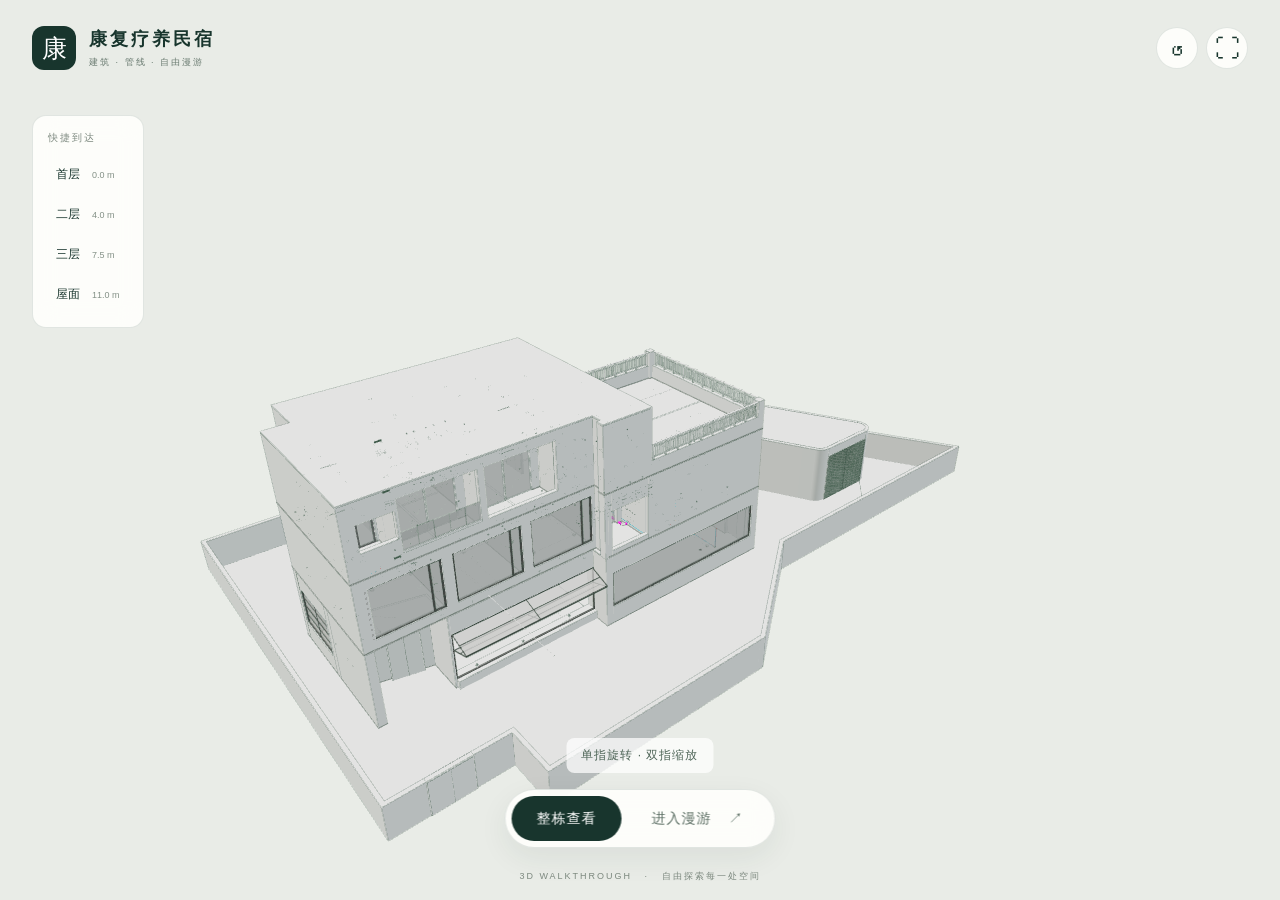
<file: index.html>
<!doctype html>
<html lang="zh-CN">
<head>
  <meta charset="utf-8">
  <meta name="viewport" content="width=device-width, initial-scale=1, viewport-fit=cover">
  <meta name="theme-color" content="#182724">
  <title>康复疗养民宿</title>
  <link rel="icon" href="data:,">
  <link rel="stylesheet" href="./ww.css">
  <script type="importmap">{"imports":{"three":"./vendor/three/three.module.js"}}</script>
</head>
<body>
  <canvas id="scene" aria-label="三维建筑模型"></canvas>
  <header>
    <div class="brand"><span class="mark">康</span><div><h1>康复疗养民宿</h1><p>建筑 · 管线 · 自由漫游</p></div></div>
    <div class="tools"><button id="reset" aria-label="复位视角" title="复位视角">↺</button><button id="fullscreen" aria-label="全屏" title="全屏">⛶</button></div>
  </header>
  <div id="loading" role="status"><div class="loader"></div><h2>正在准备空间</h2><p id="progress">加载建筑模型…</p></div>
  <div id="error" role="alert" hidden></div>
  <aside id="floor-panel" hidden><p class="eyebrow">快捷到达</p><div id="floors"></div></aside>
  <div id="tip" role="status">单指旋转 · 双指缩放</div>
  <nav aria-label="查看模式"><button id="overview" class="active">整栋查看</button><button id="walk" aria-label="进入漫游">进入漫游 <span>↗</span></button></nav>
  <div id="walk-hint" hidden>左手移动 · 右手转向</div>
  <div id="joystick" aria-label="移动摇杆" hidden><span class="joy-axis"></span><span id="stick"></span></div>
  <div id="crosshair" hidden></div>
  <div class="footnote">3D WALKTHROUGH <span>·</span> 自由探索每一处空间</div>
  <script type="module" src="./ww.js"></script>
</body>
</html>
</file>
<file: ww.css>
:root{color-scheme:light;--ink:#18352d;--muted:#738078;--glass:rgba(255,255,252,.9);--line:rgba(35,65,54,.13)}
*{box-sizing:border-box}html,body{width:100%;height:100%;margin:0;overflow:hidden;font-family:"Segoe UI","Microsoft YaHei",sans-serif;background:#e9ece7;color:var(--ink)}
[hidden]{display:none!important}button{font:inherit;cursor:pointer;-webkit-tap-highlight-color:transparent;touch-action:manipulation}button:focus-visible{outline:3px solid #4c997a;outline-offset:3px}button:disabled{opacity:.45;cursor:wait}
#scene{display:block;width:100%;height:100%;touch-action:none}header{position:fixed;top:max(26px,env(safe-area-inset-top));left:32px;right:32px;display:flex;justify-content:space-between;align-items:center;pointer-events:none;z-index:3}
.brand{display:flex;align-items:center;gap:13px}.mark{display:grid;place-items:center;width:44px;height:44px;background:var(--ink);color:#fff;font-size:25px;font-family:Georgia,serif;border-radius:12px}.brand h1{font-size:18px;letter-spacing:3px;margin:0 0 5px;font-weight:600}.brand p{font-size:9px;letter-spacing:2px;margin:0;color:#697a70}.tools{display:flex;gap:8px;pointer-events:auto}.tools button{width:42px;height:42px;font-size:25px;border:1px solid var(--line);border-radius:50%;background:var(--glass);color:var(--ink)}
nav{position:fixed;left:50%;bottom:max(52px,calc(env(safe-area-inset-bottom) + 36px));transform:translateX(-50%);display:flex;gap:5px;padding:6px;background:var(--glass);border:1px solid var(--line);border-radius:50px;box-shadow:0 10px 30px #223d3012;z-index:4;white-space:nowrap;backdrop-filter:blur(12px)}nav button{border:0;border-radius:30px;color:#596c61;background:transparent;height:45px;padding:0 25px;font-size:14px;letter-spacing:1px}nav button.active{background:var(--ink);color:#fff}nav button span{margin-left:12px}
#tip{position:fixed;bottom:127px;left:50%;transform:translateX(-50%);font-size:12px;letter-spacing:1px;text-align:center;color:#4e6557;max-width:85%;padding:9px 15px;background:#ffffffb8;border-radius:8px;pointer-events:none;z-index:3}
.footnote{position:fixed;bottom:max(17px,env(safe-area-inset-bottom));left:0;width:100%;text-align:center;font-size:9px;color:#7e8a80;letter-spacing:2px;pointer-events:none}.footnote span{padding:0 8px}
#floor-panel{position:fixed;top:115px;left:32px;border:1px solid var(--line);background:var(--glass);padding:15px;border-radius:14px;z-index:3;max-width:180px;backdrop-filter:blur(12px)}.eyebrow{margin:0 0 12px;font-size:10px;color:#7c887f;letter-spacing:2px}#floors{display:flex;flex-direction:column;gap:5px}#floors button{border:0;text-align:left;background:transparent;padding:9px 8px;border-radius:6px;color:var(--ink);font-size:12px}#floors button:hover{background:#dce9e0}#floors button small{color:#839086;padding-left:12px;font-size:9px}
#loading{position:fixed;inset:0;display:flex;flex-direction:column;align-items:center;justify-content:center;background:#e9ece7f0;z-index:8}#loading h2{font-size:18px;font-weight:500;letter-spacing:3px;margin:25px 0 8px}#progress{font-size:12px;color:var(--muted)}.loader{width:40px;height:40px;border:2px solid #ced8ce;border-top-color:var(--ink);border-radius:50%;animation:spin 1s linear infinite}@keyframes spin{to{transform:rotate(360deg)}}#error{position:fixed;z-index:9;top:35%;left:10%;right:10%;padding:24px;background:#fff7f4;color:#9c3c2d;border-radius:12px;line-height:1.8}
#joystick{position:fixed;left:max(28px,env(safe-area-inset-left));bottom:max(95px,calc(env(safe-area-inset-bottom) + 80px));width:116px;height:116px;border-radius:50%;background:#ffffff66;border:1px solid #ffffff9c;box-shadow:0 2px 20px #193b2610;z-index:5;touch-action:none;user-select:none}.joy-axis:before,.joy-axis:after{content:"";position:absolute;left:50%;top:50%;background:#1e503425}.joy-axis:before{width:62px;height:1px;transform:translate(-50%,-50%)}.joy-axis:after{width:1px;height:62px;transform:translate(-50%,-50%)}#stick{position:absolute;left:35px;top:35px;width:44px;height:44px;border-radius:50%;background:#244a3ad9;box-shadow:0 3px 12px #1b362829;pointer-events:none}#walk-hint{position:fixed;right:32px;bottom:120px;font-size:12px;color:#234835;background:#ffffffae;padding:10px 13px;border-radius:8px;pointer-events:none;z-index:3}#crosshair{position:fixed;top:50%;left:50%;width:5px;height:5px;border-radius:50%;background:#fff;box-shadow:0 0 2px #000;pointer-events:none}
@media(max-width:650px){header{left:18px;right:18px;top:max(18px,env(safe-area-inset-top))}.brand{gap:9px}.mark{width:36px;height:36px;font-size:22px;border-radius:10px}.brand h1{font-size:15px;letter-spacing:2px}.brand p{font-size:7px;letter-spacing:1px}.tools button{width:36px;height:36px;font-size:22px}#floor-panel{left:18px;top:82px;padding:11px;max-width:150px}.eyebrow{margin-bottom:6px}#floors button{padding:8px 5px;font-size:11px}nav{bottom:max(36px,calc(env(safe-area-inset-bottom) + 25px));padding:5px}nav button{height:42px;padding:0 19px;font-size:12px}#tip{bottom:111px;width:max-content;max-width:90%;font-size:11px;letter-spacing:0}#joystick{left:22px;bottom:110px;width:108px;height:108px}#stick{left:31px;top:31px}#walk-hint{right:20px;bottom:140px;font-size:10px;max-width:130px}.footnote{font-size:7px;letter-spacing:1px;bottom:12px}body.walking #tip{bottom:94px;background:transparent;font-size:10px}}
@media(prefers-reduced-motion:reduce){.loader{animation:none}}
</file>
